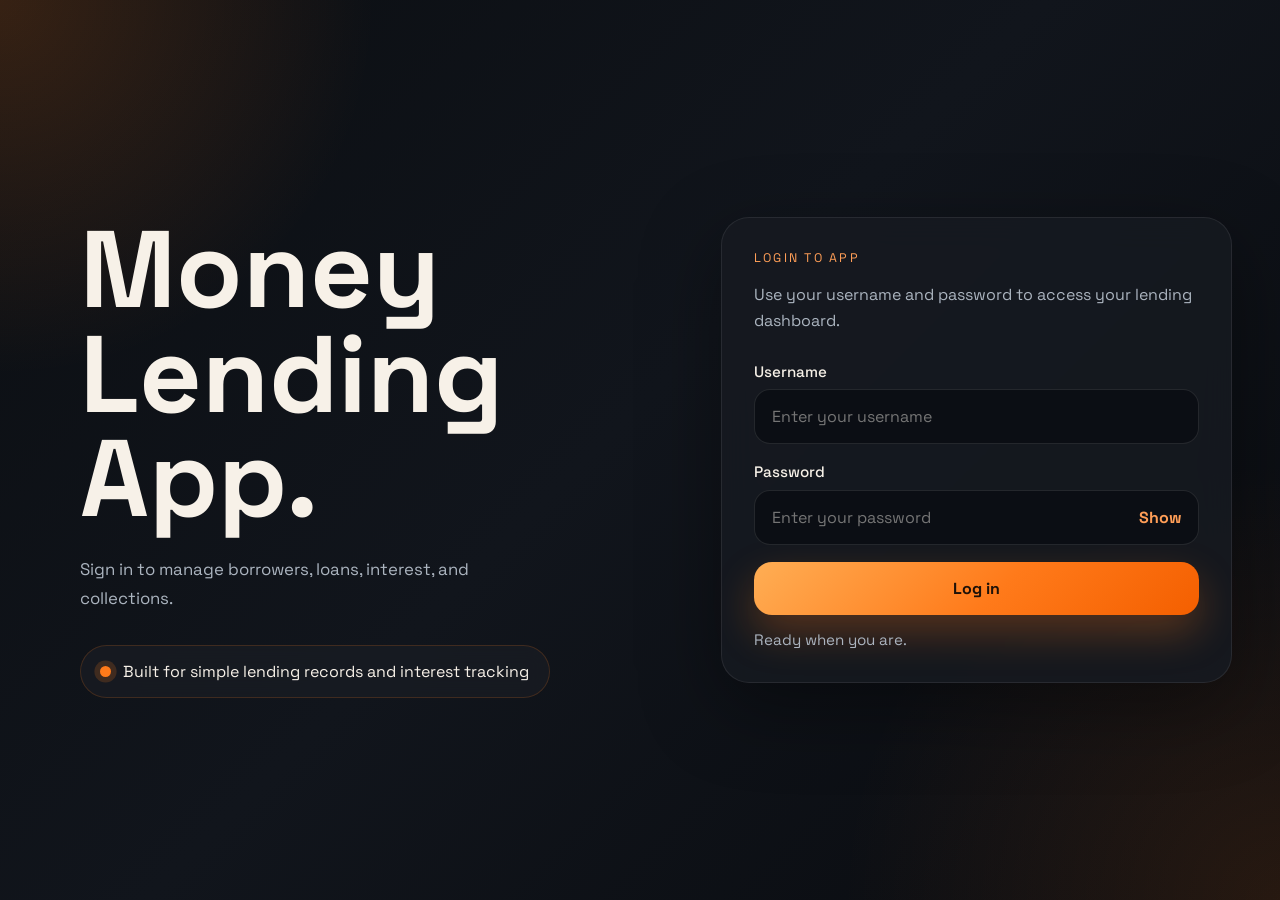
<file: index.html>
<!DOCTYPE html>
<html lang="en">
<head>
  <meta charset="UTF-8">
  <meta name="viewport" content="width=device-width, initial-scale=1.0">
  <title>Money Lending App</title>
  <link rel="preconnect" href="https://fonts.googleapis.com">
  <link rel="preconnect" href="https://fonts.gstatic.com" crossorigin>
  <link href="https://fonts.googleapis.com/css2?family=Space+Grotesk:wght@400;500;700&display=swap" rel="stylesheet">
  <link rel="stylesheet" href="styles.css?v=20260630-1">
</head>
<body>
  <main class="page-shell">
    <section class="hero-copy" aria-label="Welcome message">
      <p class="eyebrow"></p>
      <h1>Money Lending App.</h1>
      <p class="hero-text">
        Sign in to manage borrowers, loans, interest, and collections.
      </p>
      <div class="status-card">
        <span class="status-dot" aria-hidden="true"></span>
        Built for simple lending records and interest tracking
      </div>
    </section>

    <section class="login-panel" aria-label="Login form">
      <div class="panel-top">
        <p class="panel-kicker">login to app</p>
        <h2></h2>
        <p class="panel-copy">
          Use your username and password to access your lending dashboard.
          <strong></strong>
        </p>
      </div>

      <form class="login-form" id="loginForm">
        <label class="field">
          <span>Username</span>
          <input type="text" name="username" placeholder="Enter your username" autocomplete="username" required>
        </label>

        <label class="field">
          <span>Password</span>
          <div class="password-wrap">
            <input type="password" name="password" id="passwordField" placeholder="Enter your password" autocomplete="current-password" required>
            <button type="button" class="toggle-btn" id="togglePassword" aria-label="Show password">Show</button>
          </div>
        </label>

        <button type="submit" class="submit-btn" id="submitButton">Log in</button>
        <p class="form-note" id="formNote" aria-live="polite">Ready when you are.</p>
      </form>

    </section>
  </main>

  <script src="config.js"></script>
  <script src="script.js?v=20260627-1"></script>
</body>
</html>
</file>
<file: styles.css>
:root {
  --bg: #0d1014;
  --panel: rgba(22, 26, 32, 0.88);
  --panel-strong: rgba(17, 20, 26, 0.96);
  --ink: #f7f1e8;
  --muted: #abb4bf;
  --line: rgba(255, 255, 255, 0.1);
  --accent: #ff7a1a;
  --accent-dark: #ff9e57;
  --shadow: 0 24px 80px rgba(0, 0, 0, 0.38);
}

* {
  box-sizing: border-box;
}

body {
  margin: 0;
  min-height: 100vh;
  font-family: "Space Grotesk", sans-serif;
  color: var(--ink);
  background:
    radial-gradient(circle at top left, rgba(255, 122, 26, 0.18), transparent 24%),
    radial-gradient(circle at bottom right, rgba(255, 122, 26, 0.12), transparent 28%),
    linear-gradient(135deg, #0b0e12 0%, #11151c 48%, #090b0f 100%);
}

.page-shell {
  min-height: 100vh;
  display: grid;
  grid-template-columns: 1.1fr 0.9fr;
  align-items: center;
  gap: 3rem;
  padding: 3rem;
}

.hero-copy {
  padding: 2rem;
}

.eyebrow,
.panel-kicker {
  text-transform: uppercase;
  letter-spacing: 0.18em;
  font-size: 0.78rem;
  color: var(--accent-dark);
  margin: 0 0 1rem;
}

.hero-copy h1,
.login-panel h2 {
  margin: 0;
  line-height: 0.96;
}

.hero-copy h1 {
  font-size: clamp(3.6rem, 9vw, 6.8rem);
  max-width: 7ch;
}

.hero-text,
.panel-copy,
.signup-text,
.form-note {
  color: var(--muted);
}

.hero-text {
  max-width: 28rem;
  margin: 1.5rem 0 2rem;
  font-size: 1.05rem;
  line-height: 1.7;
}

.status-card {
  display: inline-flex;
  align-items: center;
  gap: 0.75rem;
  padding: 0.95rem 1.2rem;
  border: 1px solid rgba(255, 122, 26, 0.18);
  border-radius: 999px;
  background: rgba(24, 28, 35, 0.85);
  backdrop-filter: blur(10px);
}

.status-dot {
  width: 0.7rem;
  height: 0.7rem;
  border-radius: 999px;
  background: var(--accent);
  box-shadow: 0 0 0 0.35rem rgba(255, 122, 26, 0.18);
}

.login-panel {
  width: min(100%, 32rem);
  justify-self: end;
  background: var(--panel);
  border: 1px solid rgba(255, 255, 255, 0.08);
  border-radius: 28px;
  padding: 2rem;
  box-shadow: var(--shadow);
  backdrop-filter: blur(16px);
}

.panel-copy {
  margin: 0.8rem 0 0;
  line-height: 1.6;
}

.login-form {
  margin-top: 1.75rem;
}

.field {
  display: block;
  margin-bottom: 1.1rem;
  position: relative;
}

.field > span {
  display: block;
  margin-bottom: 0.55rem;
  font-size: 0.95rem;
  font-weight: 500;
}

.required-mark {
  color: var(--accent-dark);
}

.field input {
  width: 100%;
  border: 1px solid var(--line);
  border-radius: 16px;
  padding: 1rem 1.05rem;
  font: inherit;
  color: var(--ink);
  background: rgba(12, 15, 20, 0.96);
  transition: border-color 180ms ease, transform 180ms ease, box-shadow 180ms ease;
}

.field select {
  width: 100%;
  border: 1px solid var(--line);
  border-radius: 16px;
  padding: 1rem 1.05rem;
  font: inherit;
  color: var(--ink);
  background: rgba(12, 15, 20, 0.96);
  transition: border-color 180ms ease, transform 180ms ease, box-shadow 180ms ease;
}

.field input:focus {
  outline: none;
  border-color: rgba(255, 122, 26, 0.55);
  box-shadow: 0 0 0 0.25rem rgba(255, 122, 26, 0.16);
  transform: translateY(-1px);
}

.field select:focus {
  outline: none;
  border-color: rgba(255, 122, 26, 0.55);
  box-shadow: 0 0 0 0.25rem rgba(255, 122, 26, 0.16);
  transform: translateY(-1px);
}

.password-wrap {
  position: relative;
}

.password-wrap input {
  padding-right: 5rem;
}

.toggle-btn {
  position: absolute;
  top: 50%;
  right: 0.7rem;
  transform: translateY(-50%);
  border: 0;
  background: transparent;
  color: var(--accent-dark);
  font: inherit;
  font-weight: 700;
  cursor: pointer;
}

.row {
  display: flex;
  justify-content: space-between;
  align-items: center;
  gap: 1rem;
  margin: 1.2rem 0 1.5rem;
}

.checkbox {
  display: inline-flex;
  align-items: center;
  gap: 0.65rem;
  color: var(--muted);
}

.checkbox input {
  accent-color: var(--accent);
}

.text-link {
  color: var(--accent-dark);
  text-decoration: none;
  font-weight: 500;
}

.text-link:hover {
  text-decoration: underline;
}

.submit-btn {
  width: 100%;
  border: 0;
  border-radius: 18px;
  padding: 1rem 1.2rem;
  font: inherit;
  font-weight: 700;
  color: #1f1208;
  cursor: pointer;
  background: linear-gradient(135deg, #ffae54 0%, #ff7a1a 55%, #f45f00 100%);
  box-shadow: 0 18px 40px rgba(255, 122, 26, 0.28);
  transition: transform 180ms ease, box-shadow 180ms ease;
}

.submit-btn:disabled {
  cursor: wait;
  opacity: 0.78;
  transform: none;
  box-shadow: 0 14px 30px rgba(255, 122, 26, 0.2);
}

.submit-btn:hover {
  transform: translateY(-2px);
  box-shadow: 0 22px 44px rgba(255, 122, 26, 0.34);
}

.form-note {
  margin: 0.95rem 0 0;
  min-height: 1.2rem;
  font-size: 0.95rem;
}

.form-note.is-error {
  color: #ff8f8f;
}

.form-note.is-success {
  color: #75d69d;
}

.signup-text {
  margin: 1.4rem 0 0;
  text-align: center;
}

.entry-body {
  min-height: 100vh;
}

.app-shell {
  min-height: 100vh;
  display: grid;
  grid-template-columns: 260px minmax(0, 1fr);
  gap: 1.5rem;
  padding: 1.25rem;
}

.sidebar {
  background: rgba(20, 24, 30, 0.92);
  border: 1px solid rgba(255, 255, 255, 0.08);
  border-radius: 30px;
  padding: 1.5rem 1.1rem;
  box-shadow: var(--shadow);
  backdrop-filter: blur(16px);
  display: flex;
  flex-direction: column;
  gap: 2rem;
}

.sidebar-brand h2 {
  margin: 0;
  font-size: 1.9rem;
}

.sidebar-nav {
  display: flex;
  flex-direction: column;
  gap: 0.65rem;
}

.sidebar-userbar {
  margin-top: auto;
  padding: 1rem;
  border-radius: 22px;
  background: rgba(12, 15, 20, 0.96);
  border: 1px solid rgba(255, 122, 26, 0.14);
}

.sidebar-username {
  margin: 0 0 0.9rem;
  color: var(--ink);
  font-size: 1rem;
  font-weight: 700;
}

.sidebar-logout {
  width: 100%;
}

.nav-item {
  display: block;
  padding: 0.95rem 1rem;
  border-radius: 18px;
  color: var(--muted);
  text-decoration: none;
  font-weight: 600;
  transition: background 180ms ease, color 180ms ease, transform 180ms ease;
}

.nav-button {
  border: 0;
  background: transparent;
  font: inherit;
  cursor: pointer;
}

.mobile-logout {
  display: none;
}

.nav-item:hover {
  background: rgba(255, 122, 26, 0.1);
  color: var(--accent-dark);
  transform: translateX(2px);
}

.nav-item.is-active {
  background: linear-gradient(135deg, rgba(255, 122, 26, 0.2), rgba(245, 95, 0, 0.18));
  color: var(--accent-dark);
}

.entry-shell {
  min-width: 0;
  padding: 0.75rem 0.25rem 2rem;
}

.entry-header {
  display: flex;
  justify-content: space-between;
  align-items: end;
  gap: 1.5rem;
  margin-bottom: 1.75rem;
}

.entry-header h1 {
  margin: 0;
  font-size: clamp(1.9rem, 4.5vw, 3rem);
  line-height: 1.05;
}

.entry-copy {
  max-width: 32rem;
  color: var(--muted);
  line-height: 1.7;
  margin: 1rem 0 0;
}

.entry-userbar {
  display: flex;
  align-items: center;
  gap: 1rem;
  padding: 0.85rem 1rem;
  border-radius: 18px;
  background: rgba(20, 24, 30, 0.92);
  border: 1px solid rgba(255, 255, 255, 0.08);
  box-shadow: var(--shadow);
  backdrop-filter: blur(14px);
}

.home-hero {
  padding: 0.5rem 0 1.25rem;
}

.home-hero h1 {
  margin: 0;
  font-size: clamp(2rem, 5vw, 3.4rem);
  line-height: 1.05;
}

.home-copy {
  max-width: 42rem;
  margin: 1.2rem 0 0;
  color: var(--muted);
  line-height: 1.8;
  font-size: 1.05rem;
}

.home-cards {
  display: grid;
  grid-template-columns: repeat(2, minmax(0, 1fr));
  gap: 1.25rem;
}

.home-card {
  background: rgba(22, 26, 32, 0.92);
  border: 1px solid rgba(255, 255, 255, 0.08);
  border-radius: 28px;
  padding: 1.5rem;
  box-shadow: var(--shadow);
  backdrop-filter: blur(16px);
}

.home-card h2 {
  margin: 0 0 0.8rem;
}

.home-card p {
  margin: 0;
  color: var(--muted);
  line-height: 1.7;
}

.data-toolbar {
  display: flex;
  gap: 0.9rem;
  align-items: center;
  flex-wrap: wrap;
}

.data-filters {
  display: grid;
  grid-template-columns: minmax(0, 1.4fr) repeat(2, minmax(180px, 1fr)) auto;
  gap: 1rem;
  align-items: end;
  margin-bottom: 0.5rem;
}

.data-filter-actions {
  display: flex;
  align-items: flex-end;
  padding-bottom: 1.1rem;
}

.summary-filter {
  min-width: 220px;
}

.summary-filter span {
  display: block;
  margin-bottom: 0.45rem;
  color: var(--muted);
  font-size: 0.9rem;
  font-weight: 500;
}

.summary-filter select {
  width: 100%;
  border: 1px solid var(--line);
  border-radius: 16px;
  padding: 0.95rem 1rem;
  font: inherit;
  color: var(--ink);
  background: rgba(12, 15, 20, 0.96);
}

.summary-filter select:focus {
  outline: none;
  border-color: rgba(255, 122, 26, 0.55);
  box-shadow: 0 0 0 0.25rem rgba(255, 122, 26, 0.16);
}

.data-export-btn {
  width: auto;
  min-width: 180px;
}

.entry-user {
  margin: 0;
  color: var(--ink);
  font-weight: 500;
}

.logout-btn {
  border: 1px solid rgba(255, 122, 26, 0.2);
  background: rgba(16, 20, 26, 0.96);
  color: var(--accent-dark);
  border-radius: 14px;
  padding: 0.8rem 1rem;
  font: inherit;
  font-weight: 700;
  cursor: pointer;
}

.entry-panel {
  background: var(--panel);
  border: 1px solid rgba(255, 255, 255, 0.08);
  border-radius: 28px;
  padding: 1.5rem;
  box-shadow: var(--shadow);
  backdrop-filter: blur(16px);
}

.entry-form {
  display: grid;
  grid-template-columns: repeat(2, minmax(0, 1fr));
  gap: 1.1rem 1.25rem;
}

.hidden,
.nav-item.hidden {
  display: none !important;
}

.permissions-loading .sidebar-nav {
  visibility: hidden;
}

.suggestion-field {
  z-index: 3;
}

.name-input-row {
  display: grid;
  grid-template-columns: minmax(0, 1fr) auto;
  gap: 0.75rem;
  align-items: center;
}

.suggestion-panel {
  position: absolute;
  top: calc(100% + 0.5rem);
  left: 0;
  right: 0;
  background: rgba(16, 20, 26, 0.98);
  border: 1px solid rgba(255, 255, 255, 0.08);
  border-radius: 18px;
  box-shadow: 0 24px 60px rgba(0, 0, 0, 0.42);
  overflow: hidden;
}

.suggestion-head,
.suggestion-item {
  display: grid;
  grid-template-columns: 1.5fr 1fr;
  gap: 1rem;
  align-items: center;
}

.suggestion-head {
  padding: 0.85rem 1rem;
  background: rgba(255, 122, 26, 0.1);
  color: var(--accent-dark);
  font-size: 0.82rem;
  font-weight: 700;
  letter-spacing: 0.08em;
  text-transform: uppercase;
}

.suggestion-item {
  width: 100%;
  border: 0;
  border-top: 1px solid rgba(255, 255, 255, 0.06);
  background: transparent;
  padding: 0.95rem 1rem;
  text-align: left;
  font: inherit;
  color: var(--ink);
  cursor: pointer;
}

.suggestion-item:hover {
  background: rgba(255, 122, 26, 0.1);
}

.suggestion-item.is-active {
  background: rgba(255, 122, 26, 0.16);
}

.entry-form textarea,
.entry-form input,
.entry-form select {
  width: 100%;
  border: 1px solid var(--line);
  border-radius: 16px;
  padding: 1rem 1.05rem;
  font: inherit;
  color: var(--ink);
  background: rgba(12, 15, 20, 0.96);
  transition: border-color 180ms ease, transform 180ms ease, box-shadow 180ms ease;
}

.entry-form input[readonly],
.entry-form input:disabled {
  background: rgba(30, 35, 42, 0.92);
  color: var(--ink);
  cursor: not-allowed;
}

.entry-form textarea {
  resize: vertical;
  min-height: 120px;
}

.entry-form textarea:focus,
.entry-form input:focus,
.entry-form select:focus {
  outline: none;
  border-color: rgba(255, 122, 26, 0.55);
  box-shadow: 0 0 0 0.25rem rgba(255, 122, 26, 0.16);
  transform: translateY(-1px);
}

.field-wide {
  grid-column: 1 / -1;
}

.entry-actions {
  display: flex;
  align-items: center;
  gap: 1rem;
}

.secondary-btn {
  border: 1px solid rgba(255, 122, 26, 0.22);
  background: rgba(18, 22, 28, 0.96);
  color: var(--accent-dark);
  border-radius: 16px;
  padding: 0.95rem 1.1rem;
  font: inherit;
  font-weight: 700;
  cursor: pointer;
}

.icon-btn {
  border: 1px solid rgba(255, 122, 26, 0.22);
  background: rgba(18, 22, 28, 0.96);
  color: var(--accent-dark);
  border-radius: 16px;
  padding: 1rem 1.1rem;
  font: inherit;
  font-weight: 700;
  cursor: pointer;
}

.secondary-btn:disabled {
  opacity: 0.7;
  cursor: wait;
}

.add-master-grid {
  display: grid;
  grid-template-columns: repeat(2, minmax(0, 1fr));
  gap: 1rem;
}

.add-master-actions {
  display: flex;
  align-items: center;
  gap: 1rem;
}

.modal-backdrop {
  position: fixed;
  inset: 0;
  background: rgba(0, 0, 0, 0.56);
  backdrop-filter: blur(8px);
  display: grid;
  place-items: center;
  padding: 1rem;
  overflow-y: auto;
  z-index: 20;
}

.modal-backdrop.hidden,
.nav-item.hidden {
  display: none !important;
}

.modal-card {
  width: min(100%, 42rem);
  max-height: calc(100vh - 2rem);
  overflow-y: auto;
  background: var(--panel-strong);
  border: 1px solid rgba(255, 255, 255, 0.08);
  border-radius: 28px;
  padding: 1.5rem;
  box-shadow: var(--shadow);
}

.modal-card-wide {
  width: min(100%, 68rem);
}

.modal-top {
  display: flex;
  justify-content: space-between;
  align-items: flex-start;
  gap: 1rem;
  margin-bottom: 1rem;
}

.modal-top h2 {
  margin: 0;
}

.modal-close {
  border: 0;
  background: transparent;
  color: var(--accent-dark);
  font: inherit;
  font-size: 1.25rem;
  font-weight: 700;
  cursor: pointer;
}

.entry-actions .submit-btn {
  width: auto;
  min-width: 180px;
}

.table-shell {
  margin-top: 1rem;
  overflow: auto;
  border-radius: 22px;
  border: 1px solid rgba(255, 255, 255, 0.08);
}

.summary-totalbar {
  display: grid;
  grid-template-columns: repeat(4, minmax(0, 1fr));
  gap: 1rem;
  margin-top: 1rem;
}

.summary-total-card,
.summary-card {
  background: rgba(10, 13, 18, 0.72);
  border: 1px solid rgba(255, 255, 255, 0.08);
  border-radius: 24px;
  padding: 1.25rem;
}

.summary-total-card span,
.summary-metrics span {
  display: block;
  color: var(--muted);
  font-size: 0.88rem;
  margin-bottom: 0.45rem;
}

.summary-total-card strong {
  font-size: 1.5rem;
}

.summary-grid {
  display: grid;
  grid-template-columns: repeat(2, minmax(0, 1fr));
  gap: 1rem;
  margin-top: 1rem;
}

.summary-card-top h2 {
  margin: 0;
}

.summary-metrics {
  display: grid;
  grid-template-columns: repeat(2, minmax(0, 1fr));
  gap: 1rem;
  margin-top: 1rem;
}

.summary-metrics strong {
  font-size: 1.2rem;
}

.detail-grid {
  display: grid;
  grid-template-columns: repeat(2, minmax(0, 1fr));
  gap: 0.85rem;
}

.detail-item {
  background: rgba(10, 13, 18, 0.72);
  border: 1px solid rgba(255, 255, 255, 0.08);
  border-radius: 8px;
  padding: 0.9rem 1rem;
}

.detail-item span {
  display: block;
  color: var(--muted);
  font-size: 0.82rem;
  margin-bottom: 0.35rem;
}

.detail-item strong {
  display: block;
  color: var(--ink);
  font-size: 0.98rem;
  font-weight: 600;
  overflow-wrap: anywhere;
}

.data-table {
  width: 100%;
  border-collapse: collapse;
  min-width: 1100px;
  background: rgba(10, 13, 18, 0.72);
}

.data-table th,
.data-table td {
  padding: 0.95rem 1rem;
  text-align: left;
  border-bottom: 1px solid rgba(255, 255, 255, 0.08);
  vertical-align: top;
}

.data-table th {
  position: sticky;
  top: 0;
  background: rgba(255, 122, 26, 0.14);
  color: var(--accent-dark);
  font-size: 0.82rem;
  letter-spacing: 0.06em;
  text-transform: uppercase;
}

.data-table td {
  color: var(--ink);
}

.table-actions {
  display: flex;
  flex-wrap: wrap;
  gap: 0.5rem;
}
.table-action-btn {
  width: auto;
  min-width: 96px;
  padding: 0.65rem 0.9rem;
  border-radius: 12px;
}

.data-table tr:hover td {
  background: rgba(255, 122, 26, 0.05);
}

.home-card-list {
  display: none;
}

.home-loan-card {
  background: rgba(10, 13, 18, 0.72);
  border: 1px solid rgba(255, 255, 255, 0.08);
  border-radius: 8px;
  padding: 1rem;
}

.home-loan-card + .home-loan-card {
  margin-top: 0.85rem;
}

.home-loan-card-top {
  display: flex;
  justify-content: space-between;
  gap: 0.75rem;
  align-items: flex-start;
  margin-bottom: 0.85rem;
}

.home-loan-card-top span,
.home-loan-card-row span {
  display: block;
  color: var(--muted);
  font-size: 0.82rem;
}

.home-loan-card-top strong {
  display: block;
  color: var(--ink);
  font-size: 1.1rem;
  margin-top: 0.2rem;
}

.home-loan-card-row {
  display: grid;
  grid-template-columns: minmax(7rem, 0.45fr) minmax(0, 1fr);
  gap: 0.75rem;
  padding: 0.7rem 0;
  border-top: 1px solid rgba(255, 255, 255, 0.08);
}

.home-loan-card-row strong {
  color: var(--ink);
  overflow-wrap: anywhere;
}

.empty-cell {
  text-align: center;
  color: var(--muted);
}

@media (max-width: 860px) {
  .app-shell {
    grid-template-columns: 1fr;
    padding: 1rem 1rem 6.5rem;
  }

  .sidebar {
    position: fixed;
    left: 0.75rem;
    right: 0.75rem;
    bottom: 0.75rem;
    z-index: 30;
    padding: 0.7rem;
    gap: 0;
    border-radius: 26px;
  }

  .sidebar-brand,
  .sidebar-userbar {
    display: none;
  }

  .sidebar-nav {
    display: grid;
    grid-template-columns: repeat(5, minmax(0, 1fr));
    gap: 0.45rem;
  }

  .mobile-logout {
    display: block;
  }

  .nav-item {
    flex: none;
    min-width: 0;
    padding: 0.85rem 0.5rem;
    text-align: center;
    font-size: 0.88rem;
    border-radius: 18px;
  }

  .page-shell {
    grid-template-columns: 1fr;
    gap: 1rem;
    padding: 1.25rem;
  }

  .hero-copy {
    padding: 1rem 0.5rem 0;
  }

  .hero-copy h1 {
    max-width: 10ch;
    font-size: clamp(2.8rem, 15vw, 4.6rem);
  }

  .login-panel {
    width: 100%;
    justify-self: stretch;
  }

  .row {
    flex-direction: column;
    align-items: flex-start;
  }

  .entry-header {
    flex-direction: column;
    align-items: flex-start;
  }

  .data-toolbar {
    width: 100%;
  }

  .data-filters {
    grid-template-columns: 1fr;
  }

  .data-filter-actions {
    padding-bottom: 0;
  }

  .summary-filter {
    width: 100%;
  }

  .entry-userbar {
    width: 100%;
    justify-content: space-between;
  }

  .entry-form {
    grid-template-columns: 1fr;
  }

  .field-wide {
    grid-column: auto;
  }

  .entry-actions {
    flex-direction: column;
    align-items: flex-start;
  }

  .entry-actions .submit-btn {
    width: 100%;
  }

  .add-master-grid {
    grid-template-columns: 1fr;
  }

  .add-master-actions {
    flex-direction: column;
    align-items: flex-start;
  }

  .home-cards {
    grid-template-columns: 1fr;
  }

  .summary-totalbar,
  .summary-grid,
  .summary-metrics,
  .detail-grid {
    grid-template-columns: 1fr;
  }

  .modal-backdrop {
    align-items: flex-start;
    padding-bottom: 7.5rem;
  }

  .modal-card {
    max-height: calc(100vh - 9rem);
  }

  #homeTable {
    display: none;
  }

  .home-card-list {
    display: block;
    margin-top: 1rem;
  }
}
</file>
